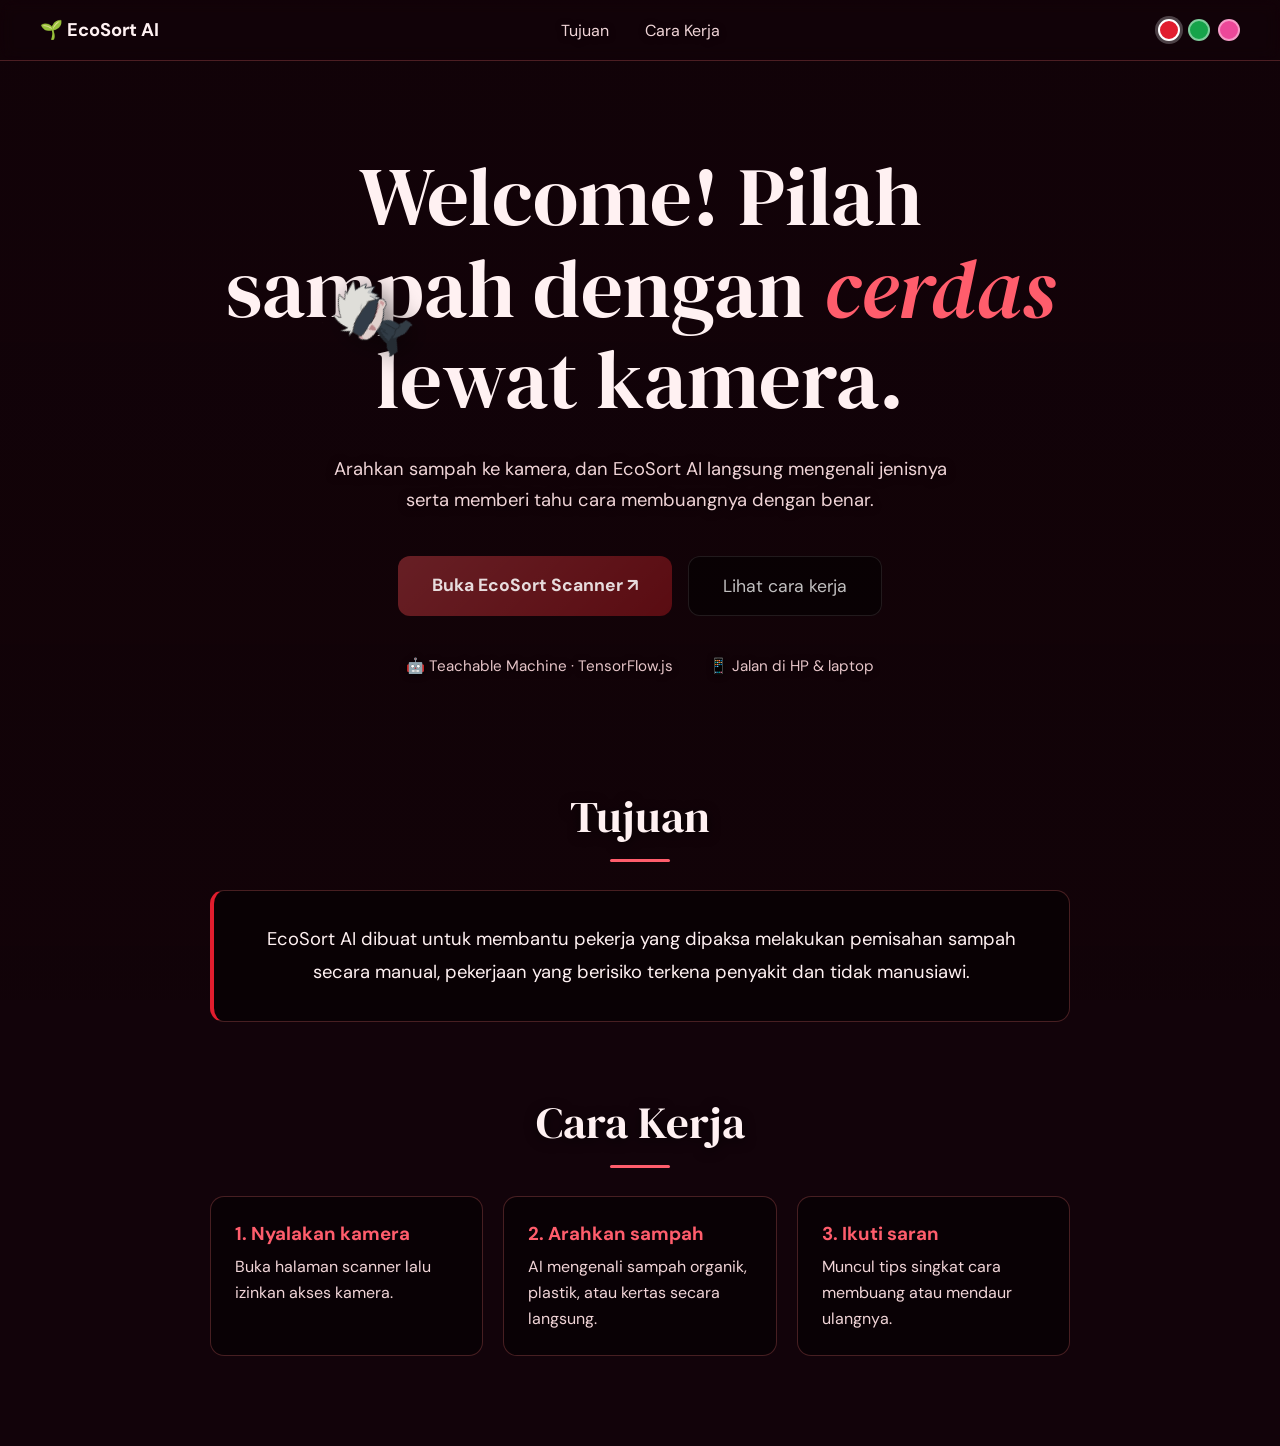
<file: index.html>
<!DOCTYPE html>
<html lang="id" data-tema="merah">
<head>
  <meta charset="UTF-8">
  <meta name="viewport" content="width=device-width, initial-scale=1.0">
  <title>Welcome - EcoSort AI</title>
  <!-- Pasang tema tersimpan + tentukan apakah intro tampil (sebelum halaman tampil) -->
  <script>
    (function () {
      var d = document.documentElement;
      var HORMATI_KURANGI_GERAK = true;   // false = intro tetap tampil walau animasi sistem dimatikan
      var LEWATI_DARI_SCANNER = false;    // true = tanpa intro saat kembali dari halaman scanner

      try {
        var p = new URLSearchParams(location.search).get("tema");
        d.dataset.tema = p || localStorage.getItem("tema") || "merah";
      } catch (e) {}

      var kurangiGerak = HORMATI_KURANGI_GERAK && window.matchMedia &&
        matchMedia("(prefers-reduced-motion: reduce)").matches;
      var dariScanner = LEWATI_DARI_SCANNER && /scanner/i.test(document.referrer || "");

      if (kurangiGerak || dariScanner) {
        d.classList.add("sudah-intro");
      } else {
        d.classList.add("intro-aktif");
        // Pengaman: kalau ada masalah, halaman tetap terbuka
        setTimeout(function () { d.classList.remove("intro-aktif"); }, 6500);
      }
    })();
  </script>
  <link rel="preconnect" href="https://fonts.googleapis.com">
  <link rel="preconnect" href="https://fonts.gstatic.com" crossorigin>
  <link href="https://fonts.googleapis.com/css2?family=DM+Sans:wght@400;500;700&family=DM+Serif+Display:ital@0;1&display=swap" rel="stylesheet">
  <link rel="stylesheet" href="style.css">
</head>
<body class="landing">

  <!-- Intro: tulisan EcoSort AI di atas latar bertema (bisa diklik untuk ganti tema) -->
  <div id="intro" aria-hidden="true">
    <div class="intro-isi">
      <div class="intro-emoji">🌱</div>
      <div class="intro-teks" title="Klik untuk ganti tema">EcoSort AI</div>
      <div class="intro-petunjuk">Ketuk tulisan untuk ganti tema</div>
    </div>
  </div>

  <div class="bg-layer"></div>
  <div id="floaters"></div>

  <header class="nav">
    <div class="brand">🌱 EcoSort AI</div>
    <nav class="nav-links">
      <a href="#tujuan">Tujuan</a>
      <a href="#cara-kerja">Cara Kerja</a>
    </nav>
    <div class="nav-right">
      <div class="tema-switch" aria-label="Pilih tema">
        <button type="button" class="tema-dot" data-tema="merah" title="Tema merah"></button>
        <button type="button" class="tema-dot" data-tema="hijau" title="Tema hijau"></button>
        <button type="button" class="tema-dot" data-tema="pink" title="Tema pink"></button>
      </div>
    </div>
  </header>

  <main>
    <section class="hero">
      <h1>Welcome! Pilah sampah dengan <em>cerdas</em> lewat kamera.</h1>
      <p class="subtitle">
        Arahkan sampah ke kamera, dan EcoSort AI langsung mengenali jenisnya
        serta memberi tahu cara membuangnya dengan benar.
      </p>

      <div class="actions">
        <a href="scanner.html" class="btn-primary">Buka EcoSort Scanner <span>↗</span></a>
        <a href="#cara-kerja" class="btn-ghost">Lihat cara kerja</a>
      </div>

      <div class="badges">
        <span>🤖 Teachable Machine · TensorFlow.js</span>
        <span>📱 Jalan di HP &amp; laptop</span>
      </div>
    </section>

    <!-- Tujuan -->
    <section id="tujuan" class="seksi">
      <h2 class="judul-seksi">Tujuan</h2>
      <div class="card tujuan-card">
        <p>
          EcoSort AI dibuat untuk membantu pekerja yang dipaksa melakukan
          pemisahan sampah secara manual, pekerjaan yang berisiko terkena
          penyakit dan tidak manusiawi.
        </p>
      </div>
    </section>

    <!-- Cara Kerja (di bawah Tujuan) -->
    <section id="cara-kerja" class="seksi">
      <h2 class="judul-seksi">Cara Kerja</h2>
      <div class="steps">
        <div class="card">
          <h3>1. Nyalakan kamera</h3>
          <p>Buka halaman scanner lalu izinkan akses kamera.</p>
        </div>
        <div class="card">
          <h3>2. Arahkan sampah</h3>
          <p>AI mengenali sampah organik, plastik, atau kertas secara langsung.</p>
        </div>
        <div class="card">
          <h3>3. Ikuti saran</h3>
          <p>Muncul tips singkat cara membuang atau mendaur ulangnya.</p>
        </div>
      </div>
    </section>
  </main>

  <script src="landing.js"></script>
</body>
</html>
</file>
<file: style.css>
*,
*::before,
*::after {
  box-sizing: border-box;
}

/* ===== Daftarkan variabel warna agar bisa berubah halus (animasi) ===== */
@property --accent      { syntax: "<color>"; inherits: true; initial-value: #e11d2e; }
@property --accent-2    { syntax: "<color>"; inherits: true; initial-value: #ff4d5e; }
@property --accent-soft { syntax: "<color>"; inherits: true; initial-value: #ff5d6c; }
@property --glow        { syntax: "<color>"; inherits: true; initial-value: rgba(225, 29, 46, 0.45); }
@property --bg-base     { syntax: "<color>"; inherits: true; initial-value: #12030a; }
@property --text        { syntax: "<color>"; inherits: true; initial-value: #fff1f2; }
@property --text-soft   { syntax: "<color>"; inherits: true; initial-value: #f0d4d7; }
@property --text-muted  { syntax: "<color>"; inherits: true; initial-value: #e6c4c8; }
@property --line        { syntax: "<color>"; inherits: true; initial-value: rgba(255, 120, 120, 0.25); }
@property --status-bg   { syntax: "<color>"; inherits: true; initial-value: rgba(60, 20, 28, 0.9); }

/* ===== Tema warna ===== */
:root {
  --accent: #e11d2e;
  --accent-2: #ff4d5e;
  --accent-soft: #ff5d6c;
  --glow: rgba(225, 29, 46, 0.45);
  --bg-base: #12030a;
  --text: #fff1f2;
  --text-soft: #f0d4d7;
  --text-muted: #e6c4c8;
  --line: rgba(255, 120, 120, 0.25);
  --status-bg: rgba(60, 20, 28, 0.9);
}

html[data-tema="hijau"] {
  --accent: #16a34a;
  --accent-2: #4ade80;
  --accent-soft: #4ade80;
  --glow: rgba(22, 163, 74, 0.45);
  --bg-base: #03120a;
  --text: #f0fff4;
  --text-soft: #d4f0dc;
  --text-muted: #c4e6cd;
  --line: rgba(120, 255, 160, 0.25);
  --status-bg: rgba(15, 55, 30, 0.9);
}

html[data-tema="pink"] {
  --accent: #ec4899;
  --accent-2: #f472b6;
  --accent-soft: #f9a8d4;
  --glow: rgba(236, 72, 153, 0.45);
  --bg-base: #14040e;
  --text: #fff0f7;
  --text-soft: #f8d4e6;
  --text-muted: #f0c4dc;
  --line: rgba(255, 140, 200, 0.3);
  --status-bg: rgba(60, 15, 45, 0.9);
}

html {
  scroll-behavior: smooth;
  scroll-padding-top: 90px; /* agar judul tidak tertutup navbar saat lompat ke #tujuan / #cara-kerja */
  -webkit-text-size-adjust: 100%;
  /* Perpindahan warna tema yang halus */
  transition:
    --accent 0.7s ease,
    --accent-2 0.7s ease,
    --accent-soft 0.7s ease,
    --glow 0.7s ease,
    --bg-base 0.7s ease,
    --text 0.7s ease,
    --text-soft 0.7s ease,
    --text-muted 0.7s ease,
    --line 0.7s ease,
    --status-bg 0.7s ease;
}

/* ===== Latar bergambar (dipakai landing & scanner) ===== */
.bg-layer {
  position: fixed;
  top: -100px;
  left: -100px;
  width: calc(100% + 200px);
  height: calc(100vh + 200px);   /* cadangan untuk browser lama */
  height: calc(100lvh + 200px);  /* tinggi layar maksimum: tidak berubah saat bar alamat naik/turun */
  z-index: -1;
  overflow: hidden;
  will-change: transform;
}

/* Tiga gambar ditumpuk; yang aktif tampil. Elemen dibuat otomatis oleh landing.js */
.bg-img {
  position: absolute;
  inset: 0;
  z-index: 0;
  opacity: 0;
  background-size: cover;
  background-position: center;
  background-repeat: no-repeat;
  /* Yang disembunyikan menunggu gambar baru selesai muncul dulu */
  transition: opacity 0s linear 0.8s;
  animation: latar-zoom 2s ease-out backwards;
}

.bg-merah {
  background-image:
    linear-gradient(rgba(18, 3, 8, 0.7), rgba(18, 3, 8, 0.9)),
    url("https://wallpapercave.com/wp/wp15140256.webp");
}

.bg-hijau {
  background-image:
    linear-gradient(rgba(3, 18, 10, 0.7), rgba(3, 18, 10, 0.9)),
    url("https://images2.alphacoders.com/130/1309622.jpeg");
}

.bg-pink {
  background-image:
    linear-gradient(rgba(20, 4, 14, 0.7), rgba(20, 4, 14, 0.9)),
    url("https://wallpapers.com/images/high/oshi-no-ko-stunning-4k-artwork-qm3egi1nyc631p5f.jpg");
}

html[data-tema="merah"] .bg-merah,
html[data-tema="hijau"] .bg-hijau,
html[data-tema="pink"] .bg-pink {
  opacity: 1;
  z-index: 1;
  transition: opacity 0.8s ease;
}

/* ===== Navbar (sama di landing & scanner, langsung tampil tanpa delay) ===== */
.nav {
  position: sticky;
  top: 0;
  z-index: 10;
  display: flex;
  align-items: center;
  justify-content: space-between;
  padding: 18px 40px;
  text-align: left;
  border-bottom: 1px solid var(--line);
  backdrop-filter: blur(8px);
  transition: background 0.4s ease, padding 0.3s ease, box-shadow 0.4s ease;
}

.nav.scrolled {
  padding-top: 12px;
  padding-bottom: 12px;
  background: rgba(0, 0, 0, 0.55);
  box-shadow: 0 8px 30px rgba(0, 0, 0, 0.35);
}

.brand {
  justify-self: start;
  font-weight: 700;
  font-size: 1.15rem;
}

.nav-links {
  display: flex;
  gap: 36px;
}

.nav-links a {
  position: relative;
  color: var(--text-soft);
  text-decoration: none;
  text-shadow: 0 1px 6px rgba(0, 0, 0, 0.8);
  transition: color 0.2s;
}

.nav-links a:hover {
  color: #fff;
}

/* Highlight menu sesuai bagian yang sedang dilihat */
.nav-links a::after {
  content: "";
  position: absolute;
  left: 0;
  right: 0;
  bottom: -6px;
  height: 2px;
  background: var(--accent-soft);
  border-radius: 2px;
  box-shadow: 0 0 10px var(--glow);
  transform: scaleX(0);
  transition: transform 0.3s ease;
}

.nav-links a.aktif {
  color: #fff;
}

.nav-links a.aktif::after {
  transform: scaleX(1);
}

.nav-right {
  display: flex;
  align-items: center;
  gap: 16px;
}

.btn-small {
  padding: 12px 24px;
  font-weight: 700;
  color: #fff;
  text-decoration: none;
  background: var(--accent);
  border-radius: 10px;
}

/* Pemilih tema */
.tema-switch {
  display: flex;
  align-items: center;
  gap: 8px;
}

.tema-dot {
  width: 22px;
  height: 22px;
  padding: 0;
  border-radius: 50%;
  border: 2px solid rgba(255, 255, 255, 0.45);
  cursor: pointer;
  transition: transform 0.2s, box-shadow 0.2s, border-color 0.2s;
}

.tema-dot:hover {
  transform: scale(1.15);
}

.tema-dot[data-tema="merah"] { background: #e11d2e; }
.tema-dot[data-tema="hijau"] { background: #16a34a; }
.tema-dot[data-tema="pink"]  { background: #ec4899; }

.tema-dot.aktif {
  border-color: #fff;
  box-shadow: 0 0 0 3px rgba(255, 255, 255, 0.25);
}

/* ===== Objek melayang (chibi) ===== */
#floaters {
  position: fixed;
  inset: 0;
  z-index: 5;
  pointer-events: none;
  overflow: hidden;
  animation: fade-masuk 0.6s ease backwards;
}

.floater {
  position: absolute;
  top: 0;
  left: 0;
  height: auto;
  cursor: pointer;
  pointer-events: auto;
  user-select: none;
  -webkit-user-drag: none;
  touch-action: manipulation;
  filter: drop-shadow(0 8px 14px rgba(0, 0, 0, 0.55));
  will-change: transform;
}

/* Gambar chibi tema hijau berupa JPG (tidak transparan), jadi sudutnya dibulatkan */
html[data-tema="hijau"] .floater {
  border-radius: 18px;
}

/* ===== Intro: tulisan EcoSort AI di atas latar bertema ===== */
html.intro-aktif body {
  overflow: hidden; /* halaman tidak bisa digulir selama intro */
}

/* Judul menunggu sampai intro selesai baru beranimasi */
html.intro-aktif .hero h1,
html.intro-aktif .subtitle,
html.intro-aktif .actions,
html.intro-aktif .badges {
  animation-play-state: paused;
}

html.sudah-intro #intro {
  display: none;
}

#intro {
  position: fixed;
  inset: 0;
  z-index: 4; /* di bawah navbar (10) dan chibi (5) agar keduanya tetap bisa diklik */
  display: flex;
  align-items: center;
  justify-content: center;
  pointer-events: none; /* hanya tulisannya yang bisa diklik */
  background: rgba(0, 0, 0, 0.4);
  transition: opacity 0.7s ease;
  /* Pengaman: kalau JS gagal, intro tetap hilang sendiri */
  animation: intro-aman 0s linear 7s forwards;
}

#intro.selesai {
  opacity: 0;
}

@keyframes intro-aman {
  to { visibility: hidden; }
}

.intro-isi {
  position: relative;
  isolation: isolate;
  display: flex;
  flex-direction: column;
  align-items: center;
  gap: 8px;
  padding: 20px;
  text-align: center;
  transition: transform 0.7s ease;
}

#intro.selesai .intro-isi {
  transform: translateY(-30px) scale(1.04);
}

/* Cahaya berdenyut di belakang tulisan (warnanya mengikuti tema) */
.intro-isi::before {
  content: "";
  position: absolute;
  left: 50%;
  top: 50%;
  z-index: -1;
  width: 80vmin;
  height: 80vmin;
  pointer-events: none;
  background: radial-gradient(circle, var(--glow), transparent 65%);
  transform: translate(-50%, -50%);
  animation: intro-napas 3s ease-in-out infinite alternate;
}

@keyframes intro-napas {
  from { opacity: 0.5; transform: translate(-50%, -50%) scale(0.9); }
  to   { opacity: 1;   transform: translate(-50%, -50%) scale(1.1); }
}

.intro-emoji {
  font-size: 3rem;
  animation: intro-pop 0.8s cubic-bezier(0.2, 0.8, 0.2, 1) 0.1s both;
}

@keyframes intro-pop {
  from { opacity: 0; transform: scale(0.4) rotate(-20deg); }
}

/* Tulisan: italic, muncul dari kiri, memudar ke kanan. Bisa diklik untuk ganti tema. */
.intro-teks {
  padding: 0.1em 0.35em; /* ruang untuk ujung huruf miring dan cahaya */
  font-family: "DM Serif Display", serif;
  font-style: italic;
  font-weight: 400;
  font-size: clamp(3.2rem, 15vw, 8rem);
  line-height: 1.1;
  cursor: pointer;
  pointer-events: auto;
  text-shadow: 0 0 40px var(--glow), 0 4px 18px rgba(0, 0, 0, 0.6);

  /* Topeng gradasi: kiri jelas, kanan memudar. Geser topeng = efek sapuan. */
  -webkit-mask-image: linear-gradient(90deg, #000 0%, #000 33.3%, transparent 66.7%);
  mask-image: linear-gradient(90deg, #000 0%, #000 33.3%, transparent 66.7%);
  -webkit-mask-size: 300% 100%;
  mask-size: 300% 100%;
  -webkit-mask-repeat: no-repeat;
  mask-repeat: no-repeat;

  animation: intro-sapu 2s cubic-bezier(0.25, 0.7, 0.2, 1) 0.3s both;
}

@keyframes intro-sapu {
  from {
    -webkit-mask-position: 100% 0;
    mask-position: 100% 0;
    transform: translateX(-60px);
  }
  to {
    -webkit-mask-position: 0% 0;
    mask-position: 0% 0;
    transform: translateX(0);
  }
}

.intro-petunjuk {
  font-size: 0.9rem;
  letter-spacing: 2px;
  text-transform: uppercase;
  color: var(--text-muted);
  text-shadow: 0 1px 8px rgba(0, 0, 0, 0.8);
  animation: intro-naik 0.8s ease 1.8s both;
}

@keyframes intro-naik {
  from { opacity: 0; transform: translateY(16px); }
}

/* ===== Halaman Landing ===== */
body.landing {
  margin: 0;
  padding: 0;
  overflow-x: hidden;
  text-align: left;
  font-family: "DM Sans", sans-serif;
  color: var(--text);
  background: var(--bg-base);
}

.hero {
  max-width: 900px;
  margin: 0 auto;
  padding: 90px 20px 70px;
  text-align: center;
}

.hero h1 {
  font-family: "DM Serif Display", serif;
  font-weight: 400;
  font-size: clamp(2.6rem, 8vw, 5.2rem);
  line-height: 1.1;
  margin: 0 0 28px;
  animation: muncul-atas 0.9s ease-out both;
}

.hero h1 em {
  font-style: italic;
  color: var(--accent-soft);
}

.subtitle {
  max-width: 620px;
  margin: 0 auto 40px;
  font-size: 1.15rem;
  line-height: 1.7;
  color: var(--text-soft);
  text-shadow: 0 1px 8px rgba(0, 0, 0, 0.8);
  animation: muncul-atas 0.9s ease-out 0.2s both;
}

.actions {
  display: flex;
  justify-content: center;
  flex-wrap: wrap;
  gap: 16px;
  animation: muncul-atas 0.9s ease-out 0.4s both;
}

.btn-primary {
  display: inline-block;
  padding: 18px 34px;
  font-size: 1.1rem;
  font-weight: 700;
  color: #fff;
  text-decoration: none;
  background: linear-gradient(135deg, var(--accent), var(--accent-2));
  border-radius: 12px;
  box-shadow: 0 8px 30px var(--glow);
  transition: transform 0.2s, box-shadow 0.2s;
}

.btn-primary:hover {
  transform: translateY(-2px);
  box-shadow: 0 12px 36px var(--glow);
}

.btn-ghost {
  padding: 18px 34px;
  font-size: 1.1rem;
  color: var(--text);
  text-decoration: none;
  background: rgba(0, 0, 0, 0.35);
  border: 1px solid var(--line);
  border-radius: 12px;
  transition: background 0.2s;
}

.btn-ghost:hover {
  background: rgba(0, 0, 0, 0.55);
}

/* Tombol landing: gelap saat diam, bercahaya saat ditekan (scanner tidak berubah) */
body.landing .btn-primary {
  background-color: color-mix(in srgb, var(--accent) 40%, #000);
  background-image: linear-gradient(135deg, rgba(255, 255, 255, 0.08), rgba(255, 255, 255, 0));
  color: rgba(255, 255, 255, 0.85);
  box-shadow: 0 0 0 rgba(0, 0, 0, 0);
  transition: background-color 0.6s ease, box-shadow 0.6s ease, color 0.6s ease, transform 0.3s ease;
}

body.landing .btn-primary:hover {
  transform: none;
  box-shadow: 0 0 0 rgba(0, 0, 0, 0);
}

body.landing .btn-primary:active,
body.landing .btn-primary:focus-visible {
  background-color: var(--accent);
  color: #fff;
  transform: scale(0.97);
  box-shadow:
    0 0 18px var(--glow),
    0 0 42px var(--glow),
    0 0 70px var(--accent-soft);
  transition: background-color 0.1s ease, box-shadow 0.1s ease, color 0.1s ease, transform 0.1s ease;
}

body.landing .btn-ghost {
  color: rgba(255, 255, 255, 0.75);
  background: rgba(0, 0, 0, 0.5);
  border-color: rgba(255, 255, 255, 0.1);
  box-shadow: 0 0 0 rgba(0, 0, 0, 0);
  transition: background 0.6s ease, border-color 0.6s ease, box-shadow 0.6s ease, color 0.6s ease, transform 0.3s ease;
}

body.landing .btn-ghost:hover {
  background: rgba(0, 0, 0, 0.5);
}

body.landing .btn-ghost:active,
body.landing .btn-ghost:focus-visible {
  color: #fff;
  background: rgba(255, 255, 255, 0.1);
  border-color: var(--accent-soft);
  transform: scale(0.97);
  box-shadow: 0 0 16px var(--glow), 0 0 36px var(--accent-soft);
  transition: background 0.1s ease, border-color 0.1s ease, box-shadow 0.1s ease, color 0.1s ease, transform 0.1s ease;
}

.badges {
  display: flex;
  justify-content: center;
  flex-wrap: wrap;
  gap: 12px 36px;
  margin-top: 40px;
  font-size: 0.95rem;
  color: var(--text-muted);
  text-shadow: 0 1px 6px rgba(0, 0, 0, 0.8);
  animation: muncul-atas 0.9s ease-out 0.6s both;
}

/* Seksi Tujuan & Cara Kerja */
.seksi {
  max-width: 900px;
  margin: 0 auto;
  padding: 40px 20px 30px;
}

#cara-kerja {
  padding-bottom: 90px;
}

.judul-seksi {
  margin: 0 0 28px;
  text-align: center;
  font-family: "DM Serif Display", serif;
  font-weight: 400;
  font-size: clamp(2rem, 5vw, 2.8rem);
  text-shadow: 0 2px 12px rgba(0, 0, 0, 0.7);
}

.judul-seksi::after {
  content: "";
  display: block;
  width: 60px;
  height: 3px;
  margin: 12px auto 0;
  background: var(--accent-soft);
  border-radius: 2px;
}

.steps {
  display: grid;
  grid-template-columns: repeat(auto-fit, minmax(240px, 1fr));
  gap: 20px;
}

.card {
  padding: 24px;
  text-align: left;
  background: rgba(0, 0, 0, 0.45);
  border: 1px solid var(--line);
  border-radius: 14px;
}

.card h3 {
  margin: 0 0 8px;
  color: var(--accent-soft);
}

.card p {
  margin: 0;
  line-height: 1.6;
  color: var(--text-soft);
}

.tujuan-card {
  padding: 32px 28px;
  text-align: center;
  border-left: 4px solid var(--accent);
}

.tujuan-ikon {
  margin-bottom: 12px;
  font-size: 2.2rem;
}

.tujuan-card p {
  font-size: 1.15rem;
  line-height: 1.8;
  color: var(--text);
}

/* Kartu muncul pelan saat masuk layar (kelas ditambahkan oleh landing.js) */
.reveal {
  opacity: 0;
  transform: translateY(40px);
  transition: opacity 0.7s ease, transform 0.7s ease;
  transition-delay: var(--delay, 0s);
}

.reveal.terlihat {
  opacity: 1;
  transform: none;
}

/* ===== Halaman Scanner ===== */
body.scanner {
  margin: 0;
  min-height: 100vh;
  overflow-x: hidden;
  text-align: center;
  font-family: "DM Sans", sans-serif;
  color: var(--text);
  background: var(--bg-base);
}

.scanner-panel {
  max-width: 460px;
  margin: 40px auto 60px;
  padding: 36px 28px;
  background: rgba(0, 0, 0, 0.5);
  border: 1px solid var(--line);
  border-radius: 20px;
  backdrop-filter: blur(10px);
  box-shadow: 0 20px 60px rgba(0, 0, 0, 0.5);
  animation: muncul-atas 0.9s ease-out both;
}

.scanner-panel h1 {
  font-family: "DM Serif Display", serif;
  font-weight: 400;
  font-size: 2.4rem;
  margin: 0 0 8px;
}

.scanner-panel h1 em {
  font-style: italic;
  color: var(--accent-soft);
}

.scanner-desc {
  margin: 0 0 24px;
  line-height: 1.6;
  color: var(--text-soft);
  text-shadow: 0 1px 8px rgba(0, 0, 0, 0.8);
}

.scanner-panel button.btn-primary {
  border: none;
  cursor: pointer;
  font-family: inherit;
  margin-bottom: 24px;
}

.scanner-panel button.btn-primary:disabled {
  opacity: 0.7;
  cursor: default;
  transform: none;
}

.scan-area {
  width: 100%;
  max-width: 340px;
  margin: 0 auto;
}

#cam-box {
  position: relative;
  width: 100%;
  aspect-ratio: 1 / 1;
  margin: 0;
  display: flex;
  align-items: center;
  justify-content: center;
  font-size: 3.5rem;
  overflow: hidden;
  background: rgba(255, 255, 255, 0.04);
  border: 2px dashed var(--line);
  border-radius: 20px 20px 0 0;
  box-shadow: 0 10px 30px rgba(0, 0, 0, 0.5);
}

#cam-box.aktif {
  border: 2px solid var(--accent-soft);
  animation: denyut 2s ease-in-out infinite alternate;
}

#cam-box canvas {
  width: 100%;
  height: 100%;
  display: block;
  object-fit: cover;
}

/* Penanda sudut pemindai */
#cam-box.aktif::before {
  content: "";
  position: absolute;
  inset: 14px;
  pointer-events: none;
  border-radius: 14px;
  background:
    linear-gradient(var(--accent-soft), var(--accent-soft)) top left / 28px 3px no-repeat,
    linear-gradient(var(--accent-soft), var(--accent-soft)) top left / 3px 28px no-repeat,
    linear-gradient(var(--accent-soft), var(--accent-soft)) top right / 28px 3px no-repeat,
    linear-gradient(var(--accent-soft), var(--accent-soft)) top right / 3px 28px no-repeat,
    linear-gradient(var(--accent-soft), var(--accent-soft)) bottom left / 28px 3px no-repeat,
    linear-gradient(var(--accent-soft), var(--accent-soft)) bottom left / 3px 28px no-repeat,
    linear-gradient(var(--accent-soft), var(--accent-soft)) bottom right / 28px 3px no-repeat,
    linear-gradient(var(--accent-soft), var(--accent-soft)) bottom right / 3px 28px no-repeat;
}

@keyframes denyut {
  from { box-shadow: 0 0 12px var(--glow); }
  to   { box-shadow: 0 0 32px var(--accent-soft); }
}

/* Label menempel di bawah kamera */
#status {
  display: block;
  width: 100%;
  margin: 0;
  padding: 14px 16px;
  font-size: 1.15rem;
  font-weight: 700;
  text-align: center;
  color: #fff;
  background: var(--status-bg);
  border: 2px solid var(--line);
  border-top: none;
  border-radius: 0 0 20px 20px;
  transition: background 0.25s, border-color 0.25s;
}

#status[data-kategori="organik"] {
  background: #1f7a3a;
  border-color: #4cd36f;
}

#status[data-kategori="plastik"] {
  background: #1c5fa8;
  border-color: #5aa9ff;
}

#status[data-kategori="kertas"] {
  background: #a87a12;
  border-color: #ffcf5a;
}

#edukasi {
  margin-top: 16px;
  padding: 16px 18px;
  text-align: left;
  line-height: 1.6;
  color: var(--text-soft);
  background: rgba(255, 255, 255, 0.06);
  border-left: 4px solid var(--accent);
  border-radius: 10px;
}

#edukasi:empty {
  display: none;
}

.scanner-panel .back-link {
  display: inline-block;
  margin-top: 24px;
  padding: 12px 24px;
  font-size: 1rem;
}

/* ===== Animasi ===== */
@keyframes muncul-atas {
  from { opacity: 0; transform: translateY(40px); }
  to   { opacity: 1; transform: translateY(0); }
}

@keyframes latar-zoom {
  from { transform: scale(1.15); }
}

@keyframes fade-masuk {
  from { opacity: 0; }
}

/* ===== Proteksi dasar: teks tidak bisa diblok, gambar tidak bisa diseret ===== */
body.landing,
body.scanner {
  -webkit-user-select: none;
  user-select: none;
  -webkit-touch-callout: none;
}

/* ===== Pengguna yang mematikan animasi: semua langsung tampil ===== */
@media (prefers-reduced-motion: reduce) {
  .hero h1, .subtitle, .actions, .badges, .scanner-panel,
  .bg-img, #floaters, .intro-teks, .intro-emoji, .intro-petunjuk {
    animation: none;
  }

  html {
    scroll-behavior: auto;
    transition: none;
  }

  .reveal {
    opacity: 1;
    transform: none;
    transition: none;
  }

  .bg-img,
  html[data-tema="merah"] .bg-merah,
  html[data-tema="hijau"] .bg-hijau,
  html[data-tema="pink"] .bg-pink {
    transition: none;
  }

  .nav {
    transition: none;
  }
}

/* ===== Responsif ===== */

/* Laptop/tablet lebar: menu tengah benar-benar di tengah halaman */
@media (min-width: 701px) {
  .nav {
    display: grid;
    grid-template-columns: 1fr auto 1fr;
    align-items: center;
  }

  .nav-right {
    justify-self: end;
  }
}

@media (max-width: 900px) {
  .nav { padding: 16px 28px; }
  .nav-links { gap: 24px; }
  .hero { padding: 70px 24px 50px; }
}

@media (max-width: 700px) {
  html {
    scroll-padding-top: 120px;
  }

  .nav {
    flex-wrap: wrap;
    row-gap: 8px;
    padding: 12px 18px;
  }

  .nav-links {
    display: flex;
    order: 3;
    width: 100%;
    justify-content: center;
    gap: 22px;
    font-size: 0.92rem;
  }

  .nav-right { gap: 10px; }
  .brand { font-size: 1.05rem; }
  .btn-small { padding: 10px 14px; font-size: 0.9rem; }

  .hero { padding: 48px 20px 36px; }
  .hero h1 { margin-bottom: 20px; }
  .subtitle { font-size: 1.02rem; margin-bottom: 28px; }

  .actions {
    flex-direction: column;
    align-items: stretch;
    gap: 12px;
    max-width: 360px;
    margin: 0 auto;
  }

  .btn-primary,
  .btn-ghost {
    padding: 16px 20px;
    font-size: 1.02rem;
    text-align: center;
  }

  .badges {
    flex-direction: column;
    align-items: center;
    gap: 8px;
    margin-top: 28px;
    font-size: 0.9rem;
  }

  .card { padding: 20px; }

  .scanner-panel {
    margin: 20px 14px 40px;
    padding: 26px 18px;
    border-radius: 16px;
  }

  .scanner-panel h1 { font-size: 2rem; }

  .scanner-panel button.btn-primary { width: 100%; }

  .scanner-panel .back-link {
    display: block;
    text-align: center;
  }
}

@media (max-width: 380px) {
  .hero h1 { font-size: 2.3rem; }
  .scanner-panel { margin: 14px 10px 30px; padding: 22px 14px; }
  .scanner-panel h1 { font-size: 1.75rem; }
}

@media (hover: none) {
  .btn-primary:hover { transform: none; }
}

@media (max-height: 500px) {
  .hero { padding-top: 28px; padding-bottom: 28px; }
  .scanner-panel { margin-top: 12px; }
}
</file>
